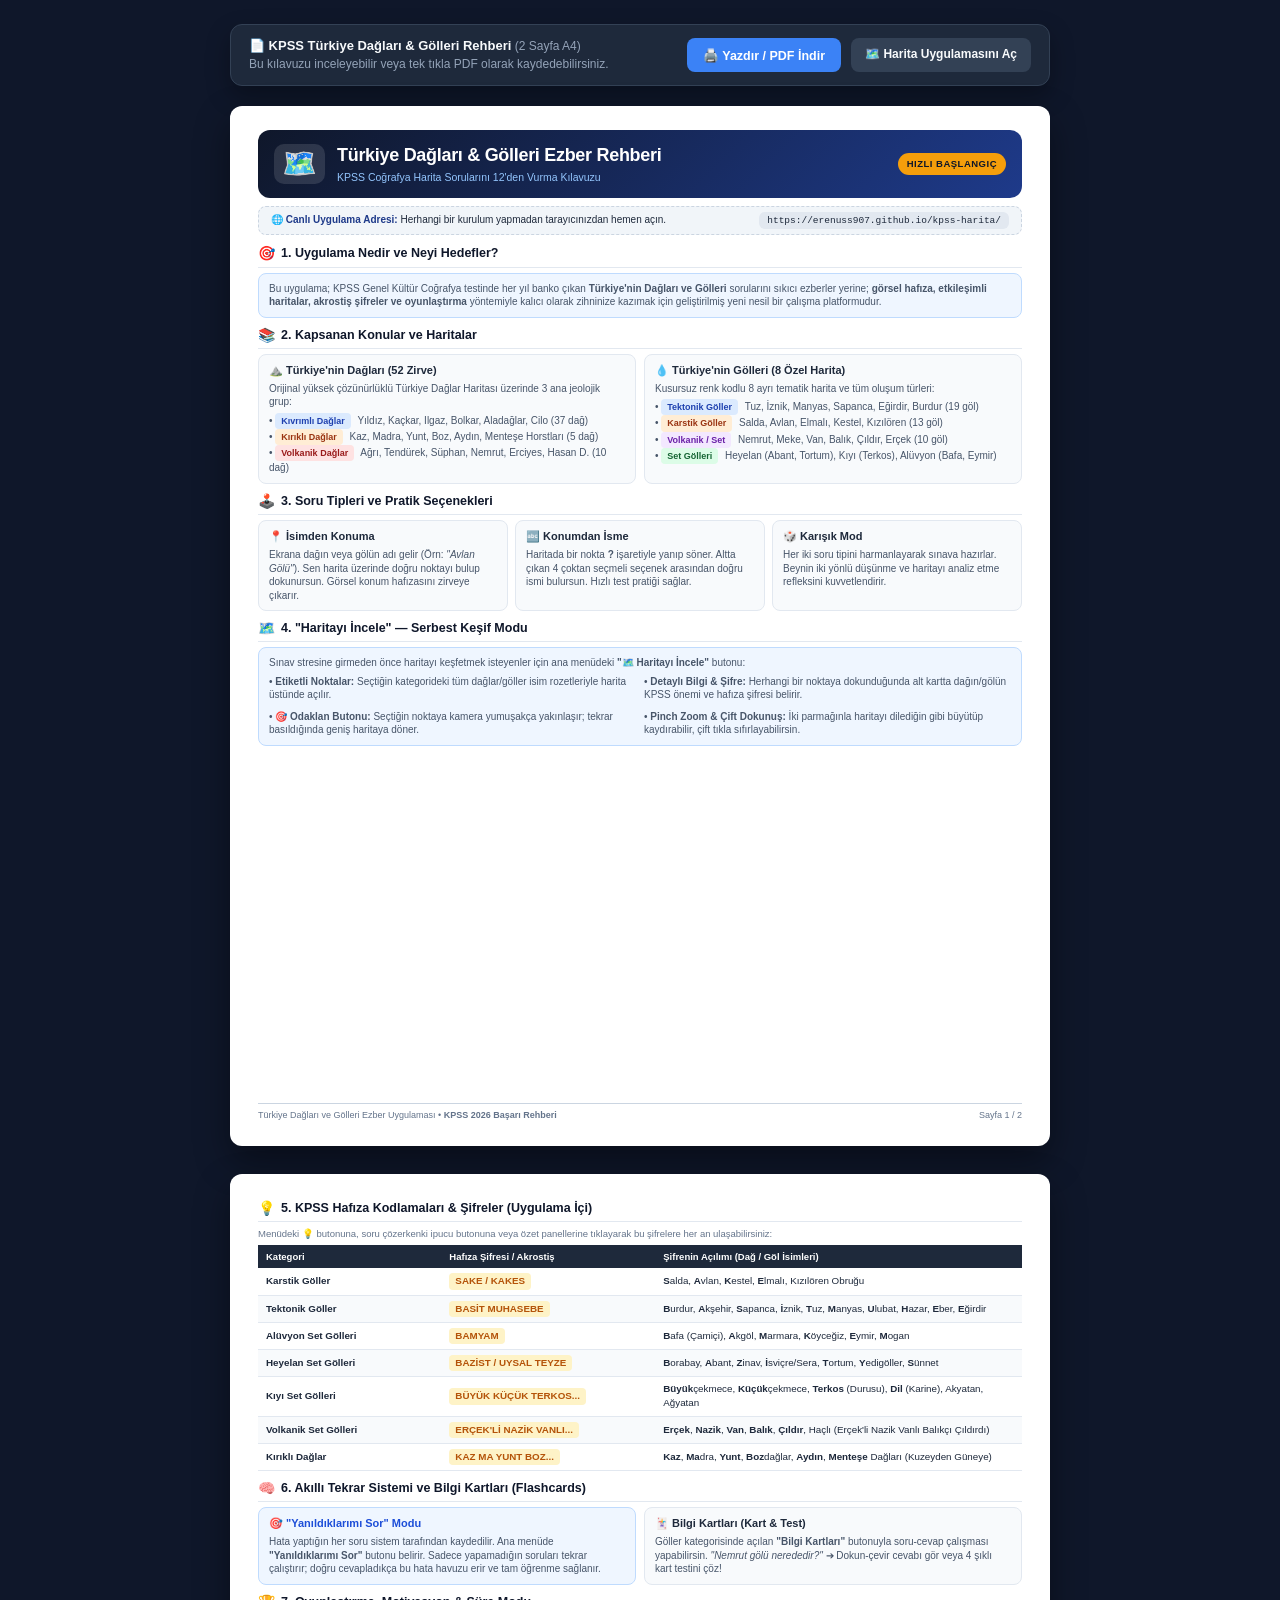
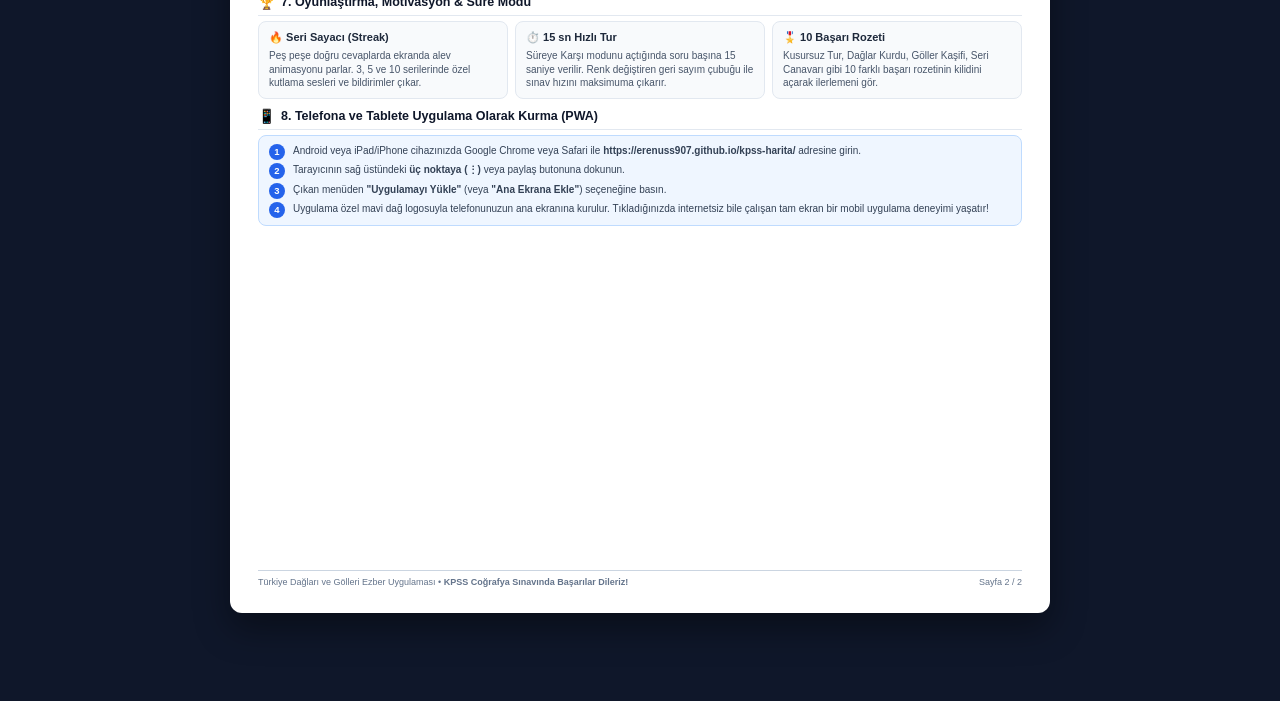
<file: rehber.html>
<!DOCTYPE html>
<html lang="tr">
<head>
  <meta charset="UTF-8">
  <title>Türkiye Dağları ve Gölleri Ezber Rehberi</title>
  <style>
    @page {
      size: A4 portrait;
      margin: 8mm 12mm;
    }
    *, *::before, *::after {
      box-sizing: border-box;
      margin: 0;
      padding: 0;
    }
    body {
      font-family: -apple-system, BlinkMacSystemFont, "Segoe UI", Roboto, Helvetica, Arial, sans-serif;
      color: #1e293b;
      background: #0f172a;
      font-size: 11.5px;
      line-height: 1.45;
      padding: 24px 12px 60px;
      -webkit-print-color-adjust: exact;
      print-color-adjust: exact;
    }

    /* Screen Toolbar */
    .screen-toolbar {
      max-width: 820px;
      margin: 0 auto 20px;
      background: #1e293b;
      border: 1px solid #334155;
      border-radius: 12px;
      padding: 12px 18px;
      display: flex;
      align-items: center;
      justify-content: space-between;
      gap: 12px;
      box-shadow: 0 10px 25px rgba(0,0,0,0.3);
    }
    .toolbar-info {
      color: #94a3b8;
      font-size: 12px;
    }
    .toolbar-info strong {
      color: #f8fafc;
      font-size: 13px;
    }
    .toolbar-actions {
      display: flex;
      gap: 10px;
    }
    .btn-print {
      background: #3b82f6;
      color: #ffffff;
      border: none;
      padding: 8px 16px;
      border-radius: 8px;
      font-weight: 700;
      font-size: 12.5px;
      cursor: pointer;
      display: inline-flex;
      align-items: center;
      gap: 6px;
      transition: background 0.15s;
    }
    .btn-print:hover { background: #2563eb; }
    .btn-app-link {
      background: #334155;
      color: #f8fafc;
      text-decoration: none;
      padding: 8px 14px;
      border-radius: 8px;
      font-weight: 600;
      font-size: 12px;
      display: inline-flex;
      align-items: center;
      gap: 6px;
    }
    .btn-app-link:hover { background: #475569; }

    /* A4 Pages Container */
    .page {
      max-width: 820px;
      width: 100%;
      margin: 0 auto 28px;
      background: #ffffff;
      border-radius: 12px;
      box-shadow: 0 15px 35px rgba(0, 0, 0, 0.4);
      padding: 24px 28px;
      display: flex;
      flex-direction: column;
      justify-content: space-between;
    }

    @media screen and (min-width: 820px) {
      .page {
        min-height: 275mm;
      }
    }

    @media print {
      body {
        background: #ffffff;
        padding: 0;
      }
      .screen-toolbar {
        display: none;
      }
      .page {
        max-width: 100%;
        width: 100%;
        height: 275mm;
        max-height: 275mm;
        margin: 0;
        padding: 0;
        box-shadow: none;
        border-radius: 0;
        overflow: hidden;
        page-break-after: always;
      }
      .page:last-child {
        page-break-after: avoid;
      }
    }

    /* Header */
    .header {
      background: linear-gradient(135deg, #0f172a 0%, #1e3a8a 100%);
      color: #ffffff;
      padding: 12px 16px;
      border-radius: 12px;
      display: flex;
      align-items: center;
      justify-content: space-between;
      margin-bottom: 8px;
    }
    .header-left {
      display: flex;
      align-items: center;
      gap: 12px;
    }
    .header-logo {
      font-size: 28px;
      line-height: 1;
      background: rgba(255, 255, 255, 0.12);
      padding: 6px 8px;
      border-radius: 10px;
    }
    .header-title h1 {
      font-size: 18px;
      font-weight: 800;
      letter-spacing: -0.3px;
      color: #ffffff;
    }
    .header-title p {
      font-size: 10.5px;
      color: #93c5fd;
      margin-top: 2px;
    }
    .header-badge {
      background: #f59e0b;
      color: #0f172a;
      font-size: 9.5px;
      font-weight: 800;
      padding: 4px 9px;
      border-radius: 20px;
      text-transform: uppercase;
      letter-spacing: 0.5px;
      white-space: nowrap;
    }

    /* Url Card */
    .url-bar {
      background: #f1f5f9;
      border: 1px dashed #cbd5e1;
      border-radius: 8px;
      padding: 5px 12px;
      display: flex;
      align-items: center;
      justify-content: space-between;
      font-size: 10px;
      margin-bottom: 8px;
    }
    .url-bar strong {
      color: #1e3a8a;
    }
    .url-bar span {
      background: #e2e8f0;
      padding: 2px 8px;
      border-radius: 6px;
      font-family: Consolas, monospace;
      font-size: 9.5px;
    }

    /* Sections */
    .section {
      margin-bottom: 7px;
    }
    .sec-title {
      font-size: 12.5px;
      font-weight: 800;
      color: #0f172a;
      display: flex;
      align-items: center;
      gap: 6px;
      margin-bottom: 5px;
      padding-bottom: 3px;
      border-bottom: 1.5px solid #e2e8f0;
    }
    .sec-title .icon {
      font-size: 14px;
    }

    /* Grids */
    .grid-2 {
      display: grid;
      grid-template-columns: 1fr 1fr;
      gap: 8px;
    }
    .grid-3 {
      display: grid;
      grid-template-columns: 1fr 1fr 1fr;
      gap: 7px;
    }

    /* Cards */
    .card {
      background: #f8fafc;
      border: 1px solid #e2e8f0;
      border-radius: 8px;
      padding: 8px 10px;
    }
    .card-title {
      font-size: 11px;
      font-weight: 700;
      color: #1e293b;
      margin-bottom: 3px;
      display: flex;
      align-items: center;
      gap: 5px;
    }
    .card p {
      font-size: 10px;
      color: #475569;
      line-height: 1.35;
    }
    .highlight-card {
      background: #eff6ff;
      border-color: #bfdbfe;
    }
    .highlight-card .card-title {
      color: #1d4ed8;
    }

    /* Pills / Badges */
    .pill {
      display: inline-block;
      font-size: 9px;
      font-weight: 700;
      padding: 2px 6px;
      border-radius: 4px;
      margin-right: 4px;
    }
    .pill-blue { background: #dbeafe; color: #1e40af; }
    .pill-green { background: #dcfce7; color: #166534; }
    .pill-orange { background: #ffedd5; color: #9a3412; }
    .pill-purple { background: #f3e8ff; color: #6b21a8; }
    .pill-red { background: #fee2e2; color: #991b1b; }

    /* Mnemonics Table */
    .mnemonics-table {
      width: 100%;
      border-collapse: collapse;
      font-size: 9.8px;
      margin-top: 3px;
    }
    .mnemonics-table th {
      background: #1e293b;
      color: #ffffff;
      padding: 5px 8px;
      text-align: left;
      font-weight: 700;
      font-size: 9.5px;
    }
    .mnemonics-table td {
      padding: 5px 8px;
      border-bottom: 1px solid #e2e8f0;
    }
    .mnemonics-table tr:nth-child(even) td {
      background: #f8fafc;
    }
    .mnem-code {
      font-weight: 800;
      color: #b45309;
      background: #fef3c7;
      padding: 1px 6px;
      border-radius: 4px;
      display: inline-block;
    }

    /* Step numbers */
    .step-list {
      list-style: none;
      counter-reset: step-counter;
      display: flex;
      flex-direction: column;
      gap: 5px;
    }
    .step-item {
      position: relative;
      padding-left: 24px;
      font-size: 10px;
      color: #334155;
    }
    .step-item::before {
      counter-increment: step-counter;
      content: counter(step-counter);
      position: absolute;
      left: 0;
      top: 0;
      width: 16px;
      height: 16px;
      background: #2563eb;
      color: #ffffff;
      font-size: 9.5px;
      font-weight: 800;
      border-radius: 50%;
      display: flex;
      align-items: center;
      justify-content: center;
    }

    /* Footer */
    .footer {
      border-top: 1px solid #cbd5e1;
      padding-top: 5px;
      display: flex;
      align-items: center;
      justify-content: space-between;
      font-size: 9px;
      color: #64748b;
    }
    .footer strong {
      color: #0f172a;
    }
  </style>
<body>

  <!-- Screen View Toolbar -->
  <div class="screen-toolbar">
    <div class="toolbar-info">
      <strong>📄 KPSS Türkiye Dağları & Gölleri Rehberi</strong> (2 Sayfa A4)
      <div>Bu kılavuzu inceleyebilir veya tek tıkla PDF olarak kaydedebilirsiniz.</div>
    </div>
    <div class="toolbar-actions">
      <button class="btn-print" onclick="window.print()">🖨️ Yazdır / PDF İndir</button>
      <a class="btn-app-link" href="./index.html" target="_blank">🗺️ Harita Uygulamasını Aç</a>
    </div>
  </div>

  <!-- ═══════════════════════════════════════════════════════
       SAYFA 1: BAŞLANGIÇ, HARİTALAR, MODLAR & KEŞİF
       ═══════════════════════════════════════════════════════ -->
  <div class="page">
    <div>
      <!-- Header -->
      <div class="header">
        <div class="header-left">
          <div class="header-logo">🗺️</div>
          <div class="header-title">
            <h1>Türkiye Dağları & Gölleri Ezber Rehberi</h1>
            <p>KPSS Coğrafya Harita Sorularını 12'den Vurma Kılavuzu</p>
          </div>
        </div>
        <div class="header-badge">Hızlı Başlangıç</div>
      </div>

      <!-- Live URL Bar -->
      <div class="url-bar">
        <div><strong>🌐 Canlı Uygulama Adresi:</strong> Herhangi bir kurulum yapmadan tarayıcınızdan hemen açın.</div>
        <span>https://erenuss907.github.io/kpss-harita/</span>
      </div>

      <!-- 1. Amaç -->
      <div class="section">
        <div class="sec-title"><span class="icon">🎯</span> 1. Uygulama Nedir ve Neyi Hedefler?</div>
        <div class="card highlight-card">
          <p>Bu uygulama; KPSS Genel Kültür Coğrafya testinde her yıl banko çıkan <b>Türkiye'nin Dağları ve Gölleri</b> sorularını sıkıcı ezberler yerine; <b>görsel hafıza, etkileşimli haritalar, akrostiş şifreler ve oyunlaştırma</b> yöntemiyle kalıcı olarak zihninize kazımak için geliştirilmiş yeni nesil bir çalışma platformudur.</p>
        </div>
      </div>

      <!-- 2. Kapsanan Konular -->
      <div class="section">
        <div class="sec-title"><span class="icon">📚</span> 2. Kapsanan Konular ve Haritalar</div>
        <div class="grid-2">
          <div class="card">
            <div class="card-title">⛰️ Türkiye'nin Dağları (52 Zirve)</div>
            <p style="margin-bottom:4px">Orijinal yüksek çözünürlüklü Türkiye Dağlar Haritası üzerinde 3 ana jeolojik grup:</p>
            <p>• <span class="pill pill-blue">Kıvrımlı Dağlar</span> Yıldız, Kaçkar, Ilgaz, Bolkar, Aladağlar, Cilo (37 dağ)</p>
            <p>• <span class="pill pill-orange">Kırıklı Dağlar</span> Kaz, Madra, Yunt, Boz, Aydın, Menteşe Horstları (5 dağ)</p>
            <p>• <span class="pill pill-red">Volkanik Dağlar</span> Ağrı, Tendürek, Süphan, Nemrut, Erciyes, Hasan D. (10 dağ)</p>
          </div>

          <div class="card">
            <div class="card-title">💧 Türkiye'nin Gölleri (8 Özel Harita)</div>
            <p style="margin-bottom:4px">Kusursuz renk kodlu 8 ayrı tematik harita ve tüm oluşum türleri:</p>
            <p>• <span class="pill pill-blue">Tektonik Göller</span> Tuz, İznik, Manyas, Sapanca, Eğirdir, Burdur (19 göl)</p>
            <p>• <span class="pill pill-orange">Karstik Göller</span> Salda, Avlan, Elmalı, Kestel, Kızılören (13 göl)</p>
            <p>• <span class="pill pill-purple">Volkanik / Set</span> Nemrut, Meke, Van, Balık, Çıldır, Erçek (10 göl)</p>
            <p>• <span class="pill pill-green">Set Gölleri</span> Heyelan (Abant, Tortum), Kıyı (Terkos), Alüvyon (Bafa, Eymir)</p>
          </div>
        </div>
      </div>

      <!-- 3. Soru Tipleri -->
      <div class="section">
        <div class="sec-title"><span class="icon">🕹️</span> 3. Soru Tipleri ve Pratik Seçenekleri</div>
        <div class="grid-3">
          <div class="card">
            <div class="card-title">📍 İsimden Konuma</div>
            <p>Ekrana dağın veya gölün adı gelir (Örn: <i>"Avlan Gölü"</i>). Sen harita üzerinde doğru noktayı bulup dokunursun. Görsel konum hafızasını zirveye çıkarır.</p>
          </div>
          <div class="card">
            <div class="card-title">🔤 Konumdan İsme</div>
            <p>Haritada bir nokta <b>?</b> işaretiyle yanıp söner. Altta çıkan 4 çoktan seçmeli seçenek arasından doğru ismi bulursun. Hızlı test pratiği sağlar.</p>
          </div>
          <div class="card">
            <div class="card-title">🎲 Karışık Mod</div>
            <p>Her iki soru tipini harmanlayarak sınava hazırlar. Beynin iki yönlü düşünme ve haritayı analiz etme refleksini kuvvetlendirir.</p>
          </div>
        </div>
      </div>

      <!-- 4. Haritayı İncele -->
      <div class="section">
        <div class="sec-title"><span class="icon">🗺️</span> 4. "Haritayı İncele" — Serbest Keşif Modu</div>
        <div class="card highlight-card">
          <p style="margin-bottom:5px">Sınav stresine girmeden önce haritayı keşfetmek isteyenler için ana menüdeki <b>"🗺️ Haritayı İncele"</b> butonu:</p>
          <div class="grid-2" style="margin-top:4px">
            <p>• <b>Etiketli Noktalar:</b> Seçtiğin kategorideki tüm dağlar/göller isim rozetleriyle harita üstünde açılır.</p>
            <p>• <b>Detaylı Bilgi & Şifre:</b> Herhangi bir noktaya dokunduğunda alt kartta dağın/gölün KPSS önemi ve hafıza şifresi belirir.</p>
            <p>• <b>🎯 Odaklan Butonu:</b> Seçtiğin noktaya kamera yumuşakça yakınlaşır; tekrar basıldığında geniş haritaya döner.</p>
            <p>• <b>Pinch Zoom & Çift Dokunuş:</b> İki parmağınla haritayı dilediğin gibi büyütüp kaydırabilir, çift tıkla sıfırlayabilirsin.</p>
          </div>
        </div>
      </div>
    </div>

    <!-- Page 1 Footer -->
    <div class="footer">
      <span>Türkiye Dağları ve Gölleri Ezber Uygulaması • <b>KPSS 2026 Başarı Rehberi</b></span>
      <span>Sayfa 1 / 2</span>
    </div>
  </div>

  <!-- ═══════════════════════════════════════════════════════
       SAYFA 2: ŞİFRELER, AKILLI TEKRAR, KARTLAR, OYUNLAŞTIRMA
       ═══════════════════════════════════════════════════════ -->
  <div class="page">
    <div>
      <!-- 5. KPSS Şifreleri Tablosu -->
      <div class="section">
        <div class="sec-title"><span class="icon">💡</span> 5. KPSS Hafıza Kodlamaları & Şifreler (Uygulama İçi)</div>
        <p style="font-size:9.5px;color:#64748b;margin-bottom:4px">Menüdeki <b>💡</b> butonuna, soru çözerkenki ipucu butonuna veya özet panellerine tıklayarak bu şifrelere her an ulaşabilirsiniz:</p>
        <table class="mnemonics-table">
          <thead>
            <tr>
              <th style="width:24%">Kategori</th>
              <th style="width:28%">Hafıza Şifresi / Akrostiş</th>
              <th style="width:48%">Şifrenin Açılımı (Dağ / Göl İsimleri)</th>
            </tr>
          </thead>
          <tbody>
            <tr>
              <td><b>Karstik Göller</b></td>
              <td><span class="mnem-code">SAKE / KAKES</span></td>
              <td><b>S</b>alda, <b>A</b>vlan, <b>K</b>estel, <b>E</b>lmalı, Kızılören Obruğu</td>
            </tr>
            <tr>
              <td><b>Tektonik Göller</b></td>
              <td><span class="mnem-code">BASİT MUHASEBE</span></td>
              <td><b>B</b>urdur, <b>A</b>kşehir, <b>S</b>apanca, <b>İ</b>znik, <b>T</b>uz, <b>M</b>anyas, <b>U</b>lubat, <b>H</b>azar, <b>E</b>ber, <b>E</b>ğirdir</td>
            </tr>
            <tr>
              <td><b>Alüvyon Set Gölleri</b></td>
              <td><span class="mnem-code">BAMYAM</span></td>
              <td><b>B</b>afa (Çamiçi), <b>A</b>kgöl, <b>M</b>armara, <b>K</b>öyceğiz, <b>E</b>ymir, <b>M</b>ogan</td>
            </tr>
            <tr>
              <td><b>Heyelan Set Gölleri</b></td>
              <td><span class="mnem-code">BAZİST / UYSAL TEYZE</span></td>
              <td><b>B</b>orabay, <b>A</b>bant, <b>Z</b>inav, <b>İ</b>sviçre/Sera, <b>T</b>ortum, <b>Y</b>edigöller, <b>S</b>ünnet</td>
            </tr>
            <tr>
              <td><b>Kıyı Set Gölleri</b></td>
              <td><span class="mnem-code">BÜYÜK KÜÇÜK TERKOS...</span></td>
              <td><b>Büyük</b>çekmece, <b>Küçük</b>çekmece, <b>Terkos</b> (Durusu), <b>Dil</b> (Karine), Akyatan, Ağyatan</td>
            </tr>
            <tr>
              <td><b>Volkanik Set Gölleri</b></td>
              <td><span class="mnem-code">ERÇEK'Lİ NAZİK VANLI...</span></td>
              <td><b>Erçek</b>, <b>Nazik</b>, <b>Van</b>, <b>Balık</b>, <b>Çıldır</b>, Haçlı (Erçek'li Nazik Vanlı Balıkçı Çıldırdı)</td>
            </tr>
            <tr>
              <td><b>Kırıklı Dağlar</b></td>
              <td><span class="mnem-code">KAZ MA YUNT BOZ...</span></td>
              <td><b>Kaz</b>, <b>Ma</b>dra, <b>Yunt</b>, <b>Boz</b>dağlar, <b>Aydın</b>, <b>Menteşe</b> Dağları (Kuzeyden Güneye)</td>
            </tr>
          </tbody>
        </table>
      </div>

      <!-- 6. Akıllı Tekrar & Bilgi Kartları -->
      <div class="section">
        <div class="sec-title"><span class="icon">🧠</span> 6. Akıllı Tekrar Sistemi ve Bilgi Kartları (Flashcards)</div>
        <div class="grid-2">
          <div class="card highlight-card">
            <div class="card-title">🎯 "Yanıldıklarımı Sor" Modu</div>
            <p>Hata yaptığın her soru sistem tarafından kaydedilir. Ana menüde <b>"Yanıldıklarımı Sor"</b> butonu belirir. Sadece yapamadığın soruları tekrar çalıştırır; doğru cevapladıkça bu hata havuzu erir ve tam öğrenme sağlanır.</p>
          </div>
          <div class="card">
            <div class="card-title">🃏 Bilgi Kartları (Kart & Test)</div>
            <p>Göller kategorisinde açılan <b>"Bilgi Kartları"</b> butonuyla soru-cevap çalışması yapabilirsin. <i>"Nemrut gölü nerededir?"</i> ➔ Dokun-çevir cevabı gör veya 4 şıklı kart testini çöz!</p>
          </div>
        </div>
      </div>

      <!-- 7. Oyunlaştırma & Motivasyon -->
      <div class="section">
        <div class="sec-title"><span class="icon">🏆</span> 7. Oyunlaştırma, Motivasyon & Süre Modu</div>
        <div class="grid-3">
          <div class="card">
            <div class="card-title">🔥 Seri Sayacı (Streak)</div>
            <p>Peş peşe doğru cevaplarda ekranda alev animasyonu parlar. 3, 5 ve 10 serilerinde özel kutlama sesleri ve bildirimler çıkar.</p>
          </div>
          <div class="card">
            <div class="card-title">⏱️ 15 sn Hızlı Tur</div>
            <p>Süreye Karşı modunu açtığında soru başına 15 saniye verilir. Renk değiştiren geri sayım çubuğu ile sınav hızını maksimuma çıkarır.</p>
          </div>
          <div class="card">
            <div class="card-title">🎖️ 10 Başarı Rozeti</div>
            <p>Kusursuz Tur, Dağlar Kurdu, Göller Kaşifi, Seri Canavarı gibi 10 farklı başarı rozetinin kilidini açarak ilerlemeni gör.</p>
          </div>
        </div>
      </div>

      <!-- 8. Mobil Kurulum PWA -->
      <div class="section">
        <div class="sec-title"><span class="icon">📱</span> 8. Telefona ve Tablete Uygulama Olarak Kurma (PWA)</div>
        <div class="card highlight-card">
          <ul class="step-list">
            <li class="step-item">Android veya iPad/iPhone cihazınızda Google Chrome veya Safari ile <b>https://erenuss907.github.io/kpss-harita/</b> adresine girin.</li>
            <li class="step-item">Tarayıcının sağ üstündeki <b>üç noktaya (⋮)</b> veya paylaş butonuna dokunun.</li>
            <li class="step-item">Çıkan menüden <b>"Uygulamayı Yükle"</b> (veya <b>"Ana Ekrana Ekle"</b>) seçeneğine basın.</li>
            <li class="step-item">Uygulama özel mavi dağ logosuyla telefonunuzun ana ekranına kurulur. Tıkladığınızda internetsiz bile çalışan tam ekran bir mobil uygulama deneyimi yaşatır!</li>
          </ul>
        </div>
      </div>
    </div>

    <!-- Page 2 Footer -->
    <div class="footer">
      <span>Türkiye Dağları ve Gölleri Ezber Uygulaması • <b>KPSS Coğrafya Sınavında Başarılar Dileriz!</b></span>
      <span>Sayfa 2 / 2</span>
    </div>
  </div>

</body>
</html>
</file>
